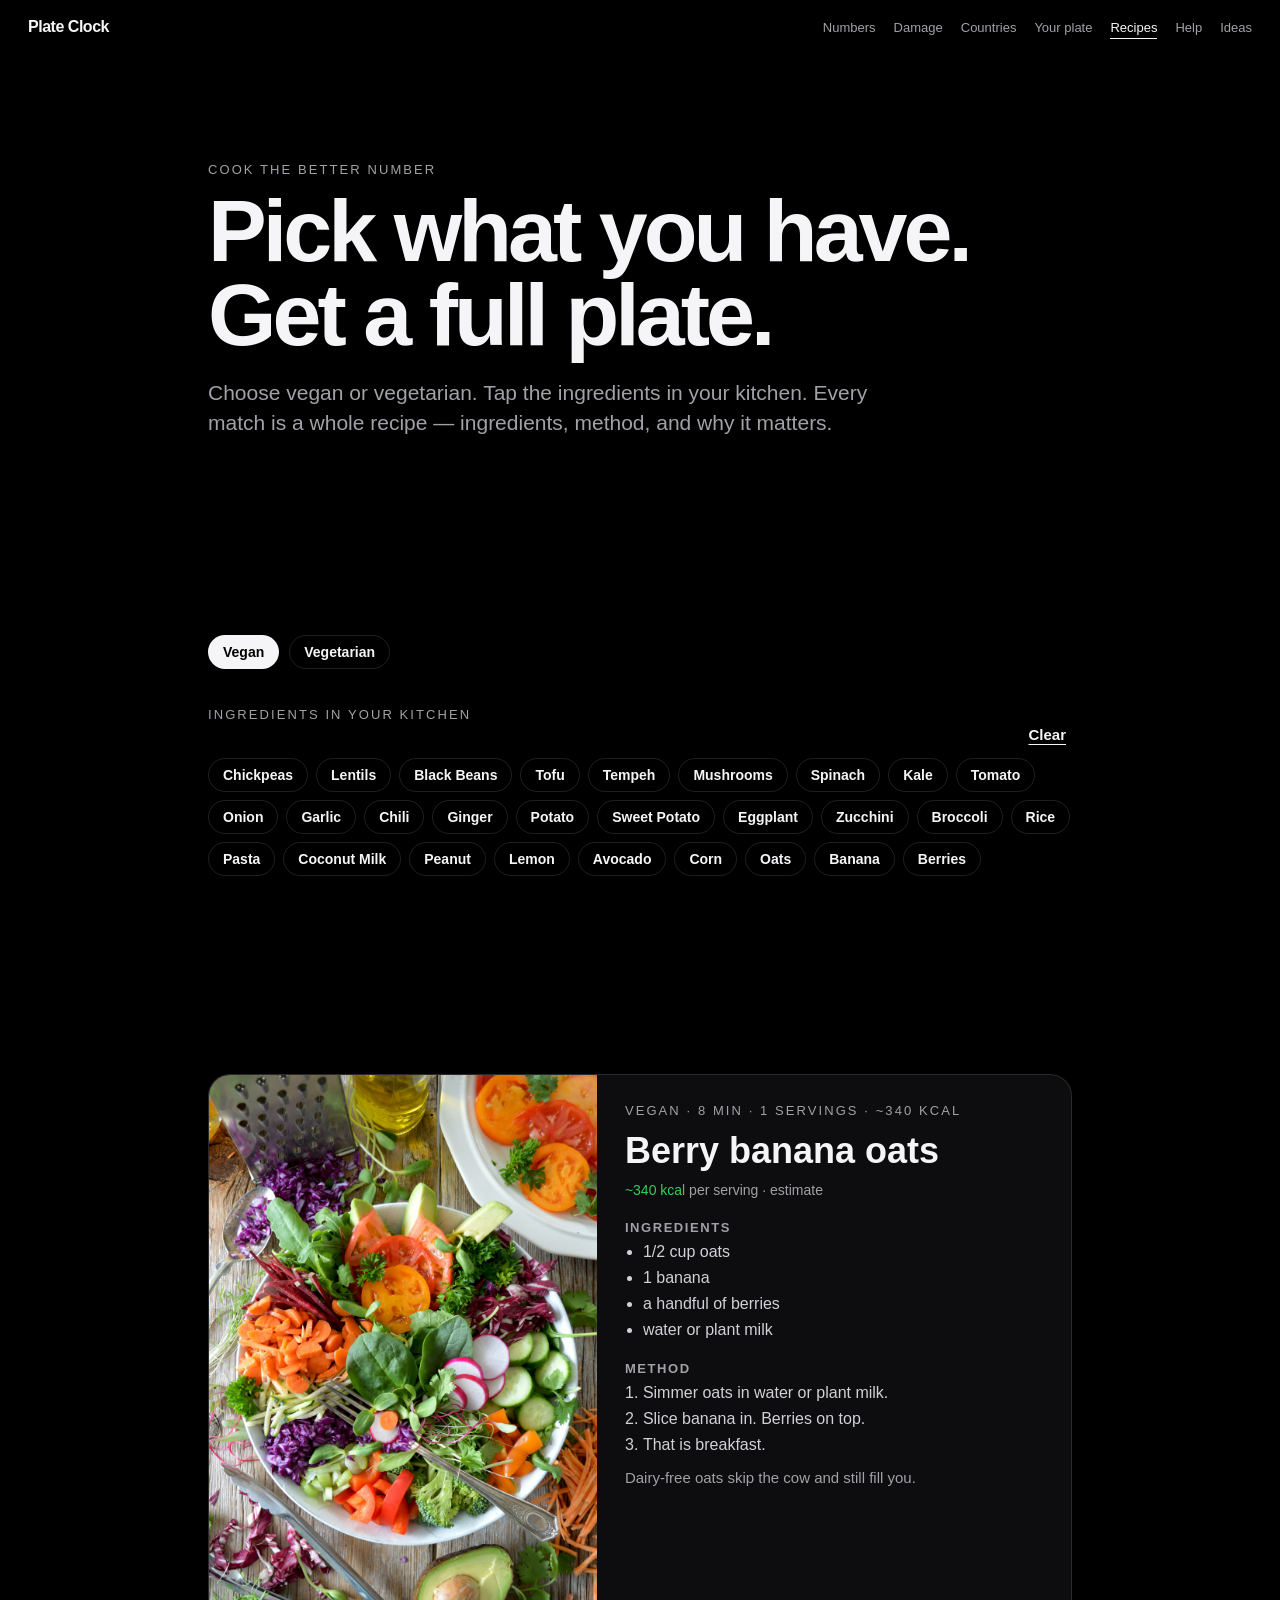
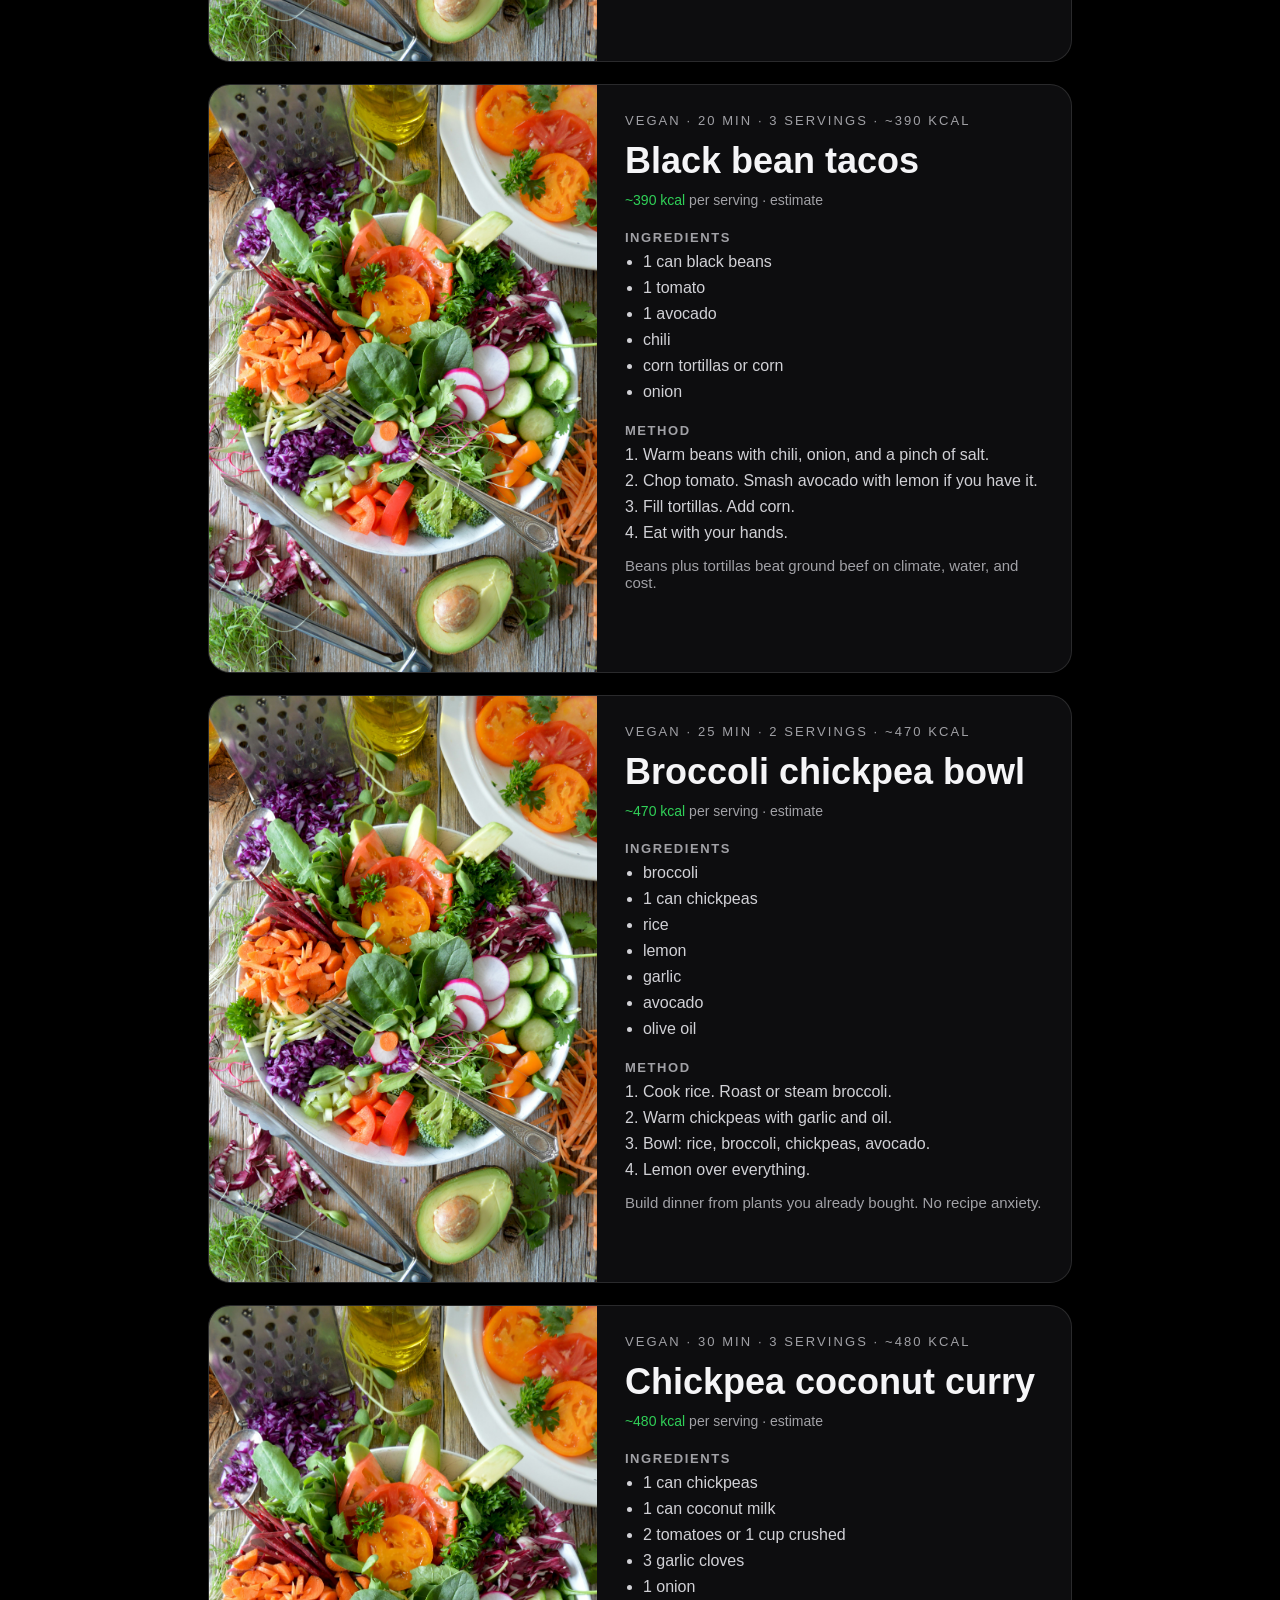
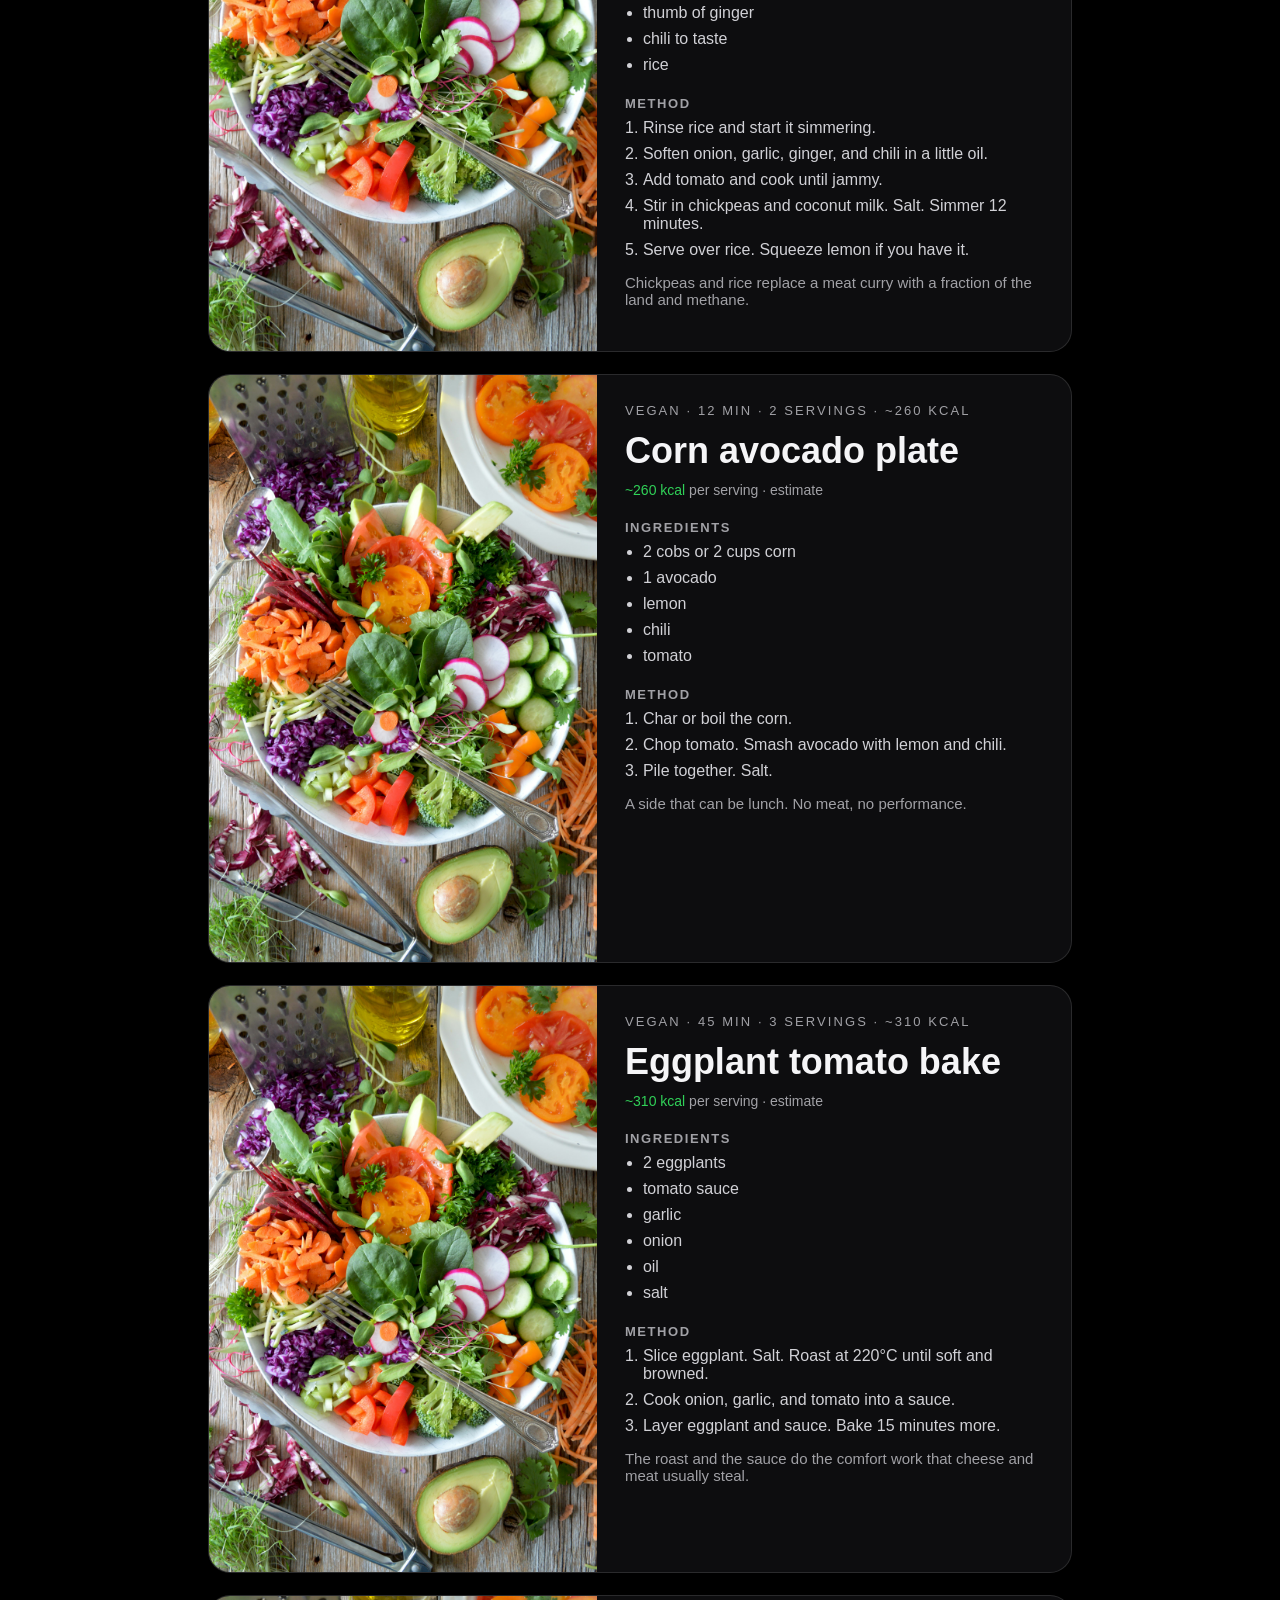
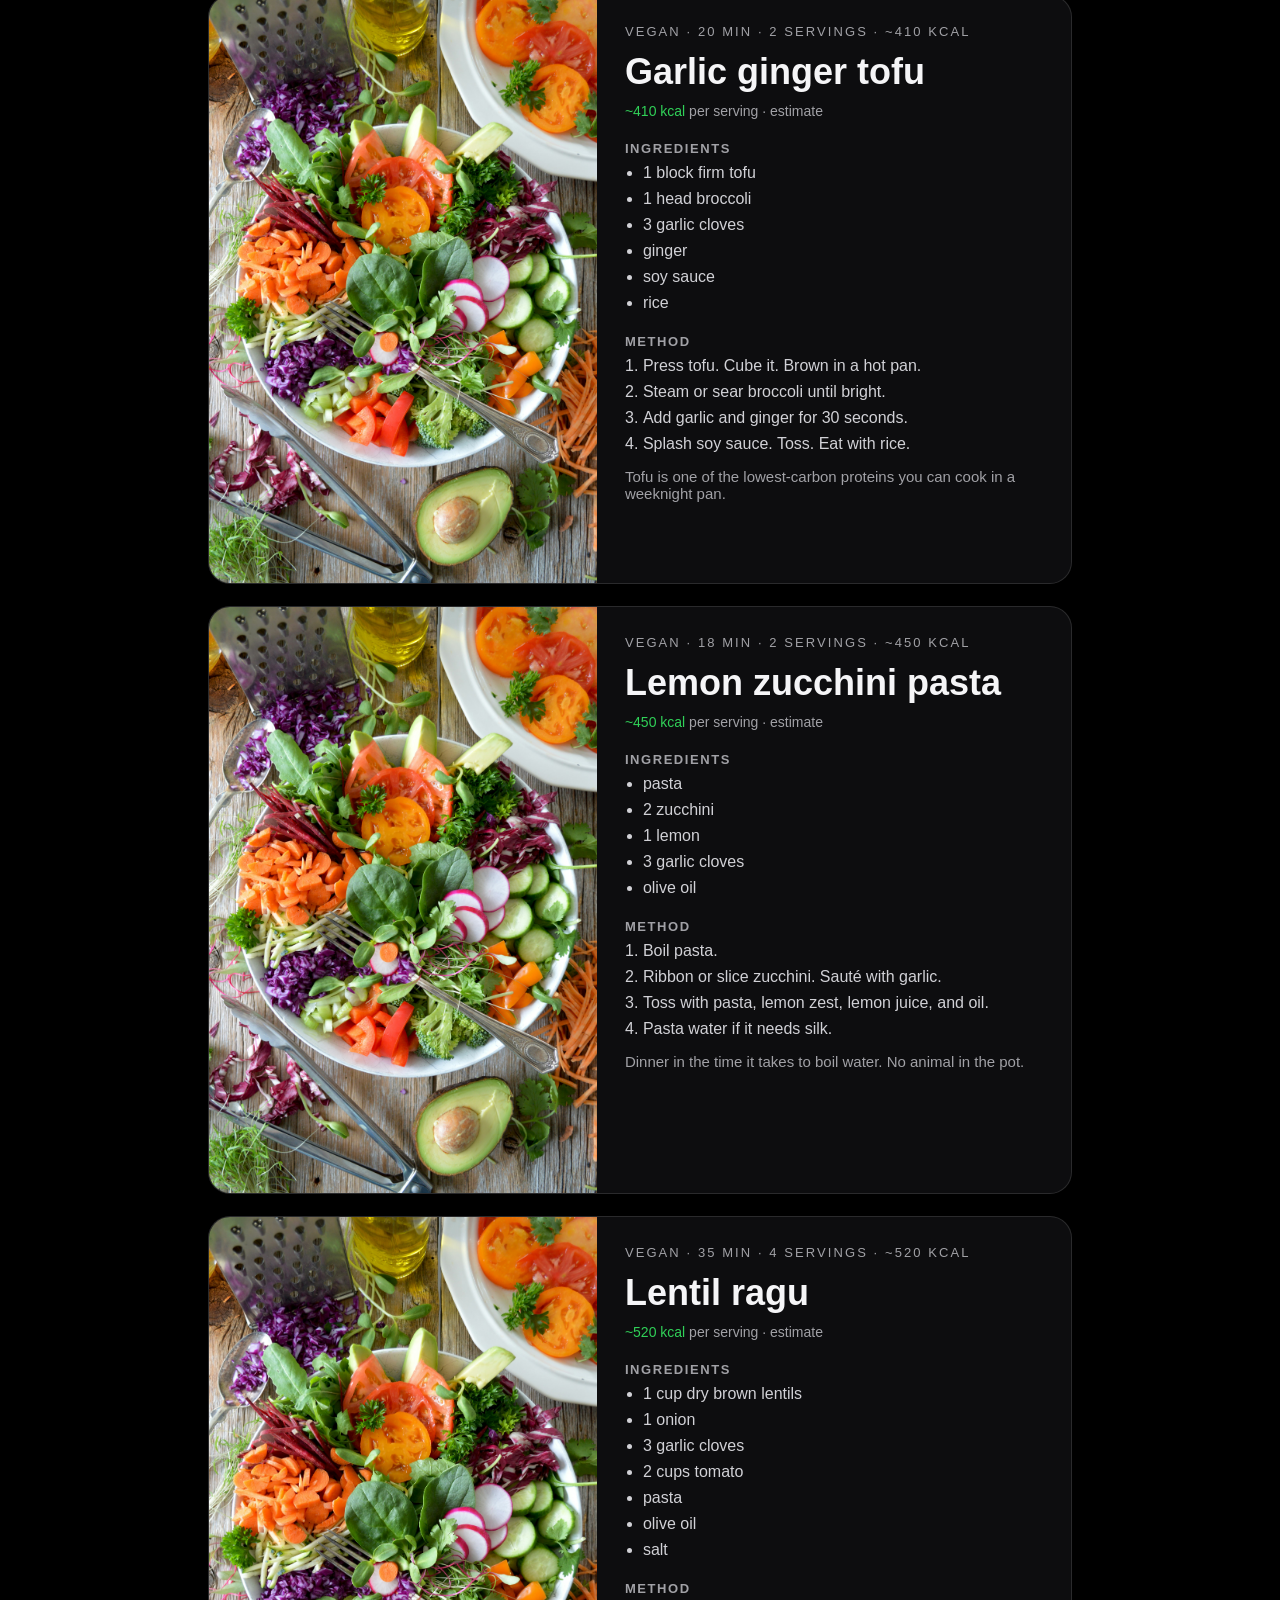
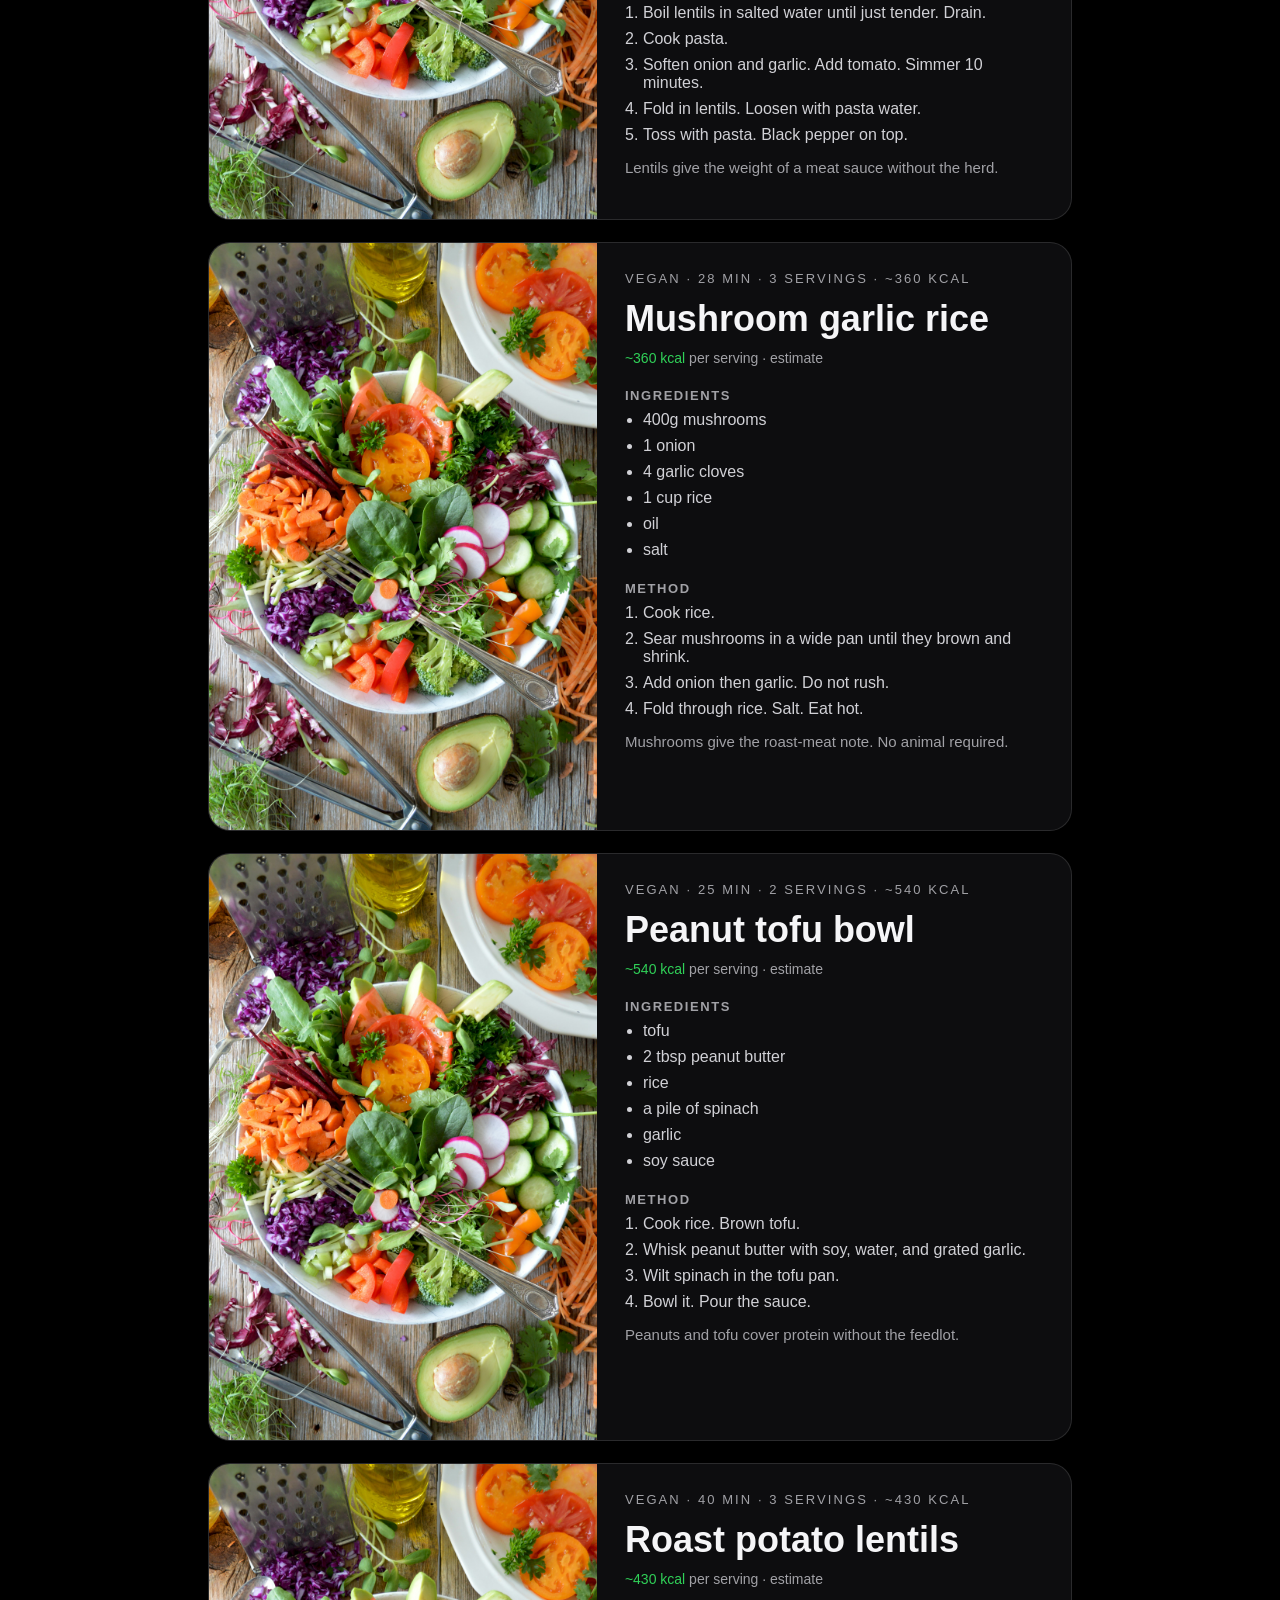
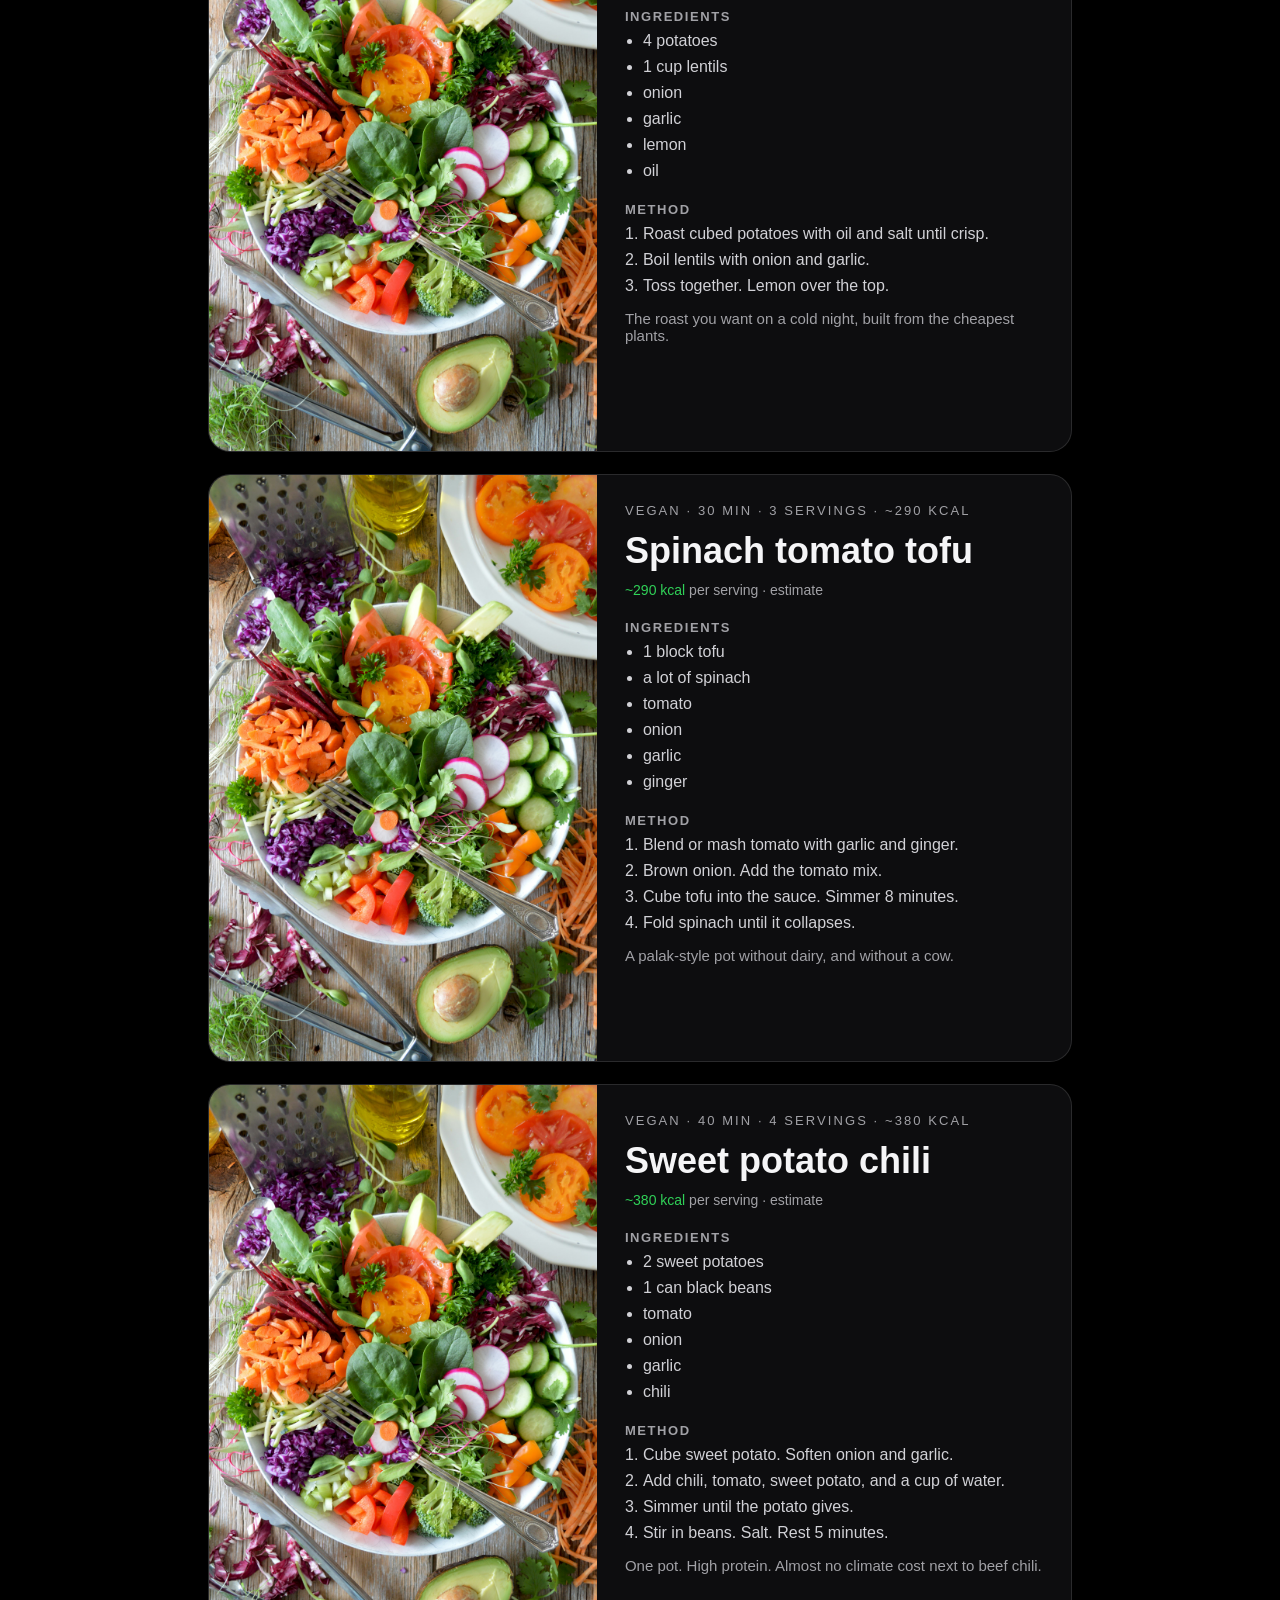
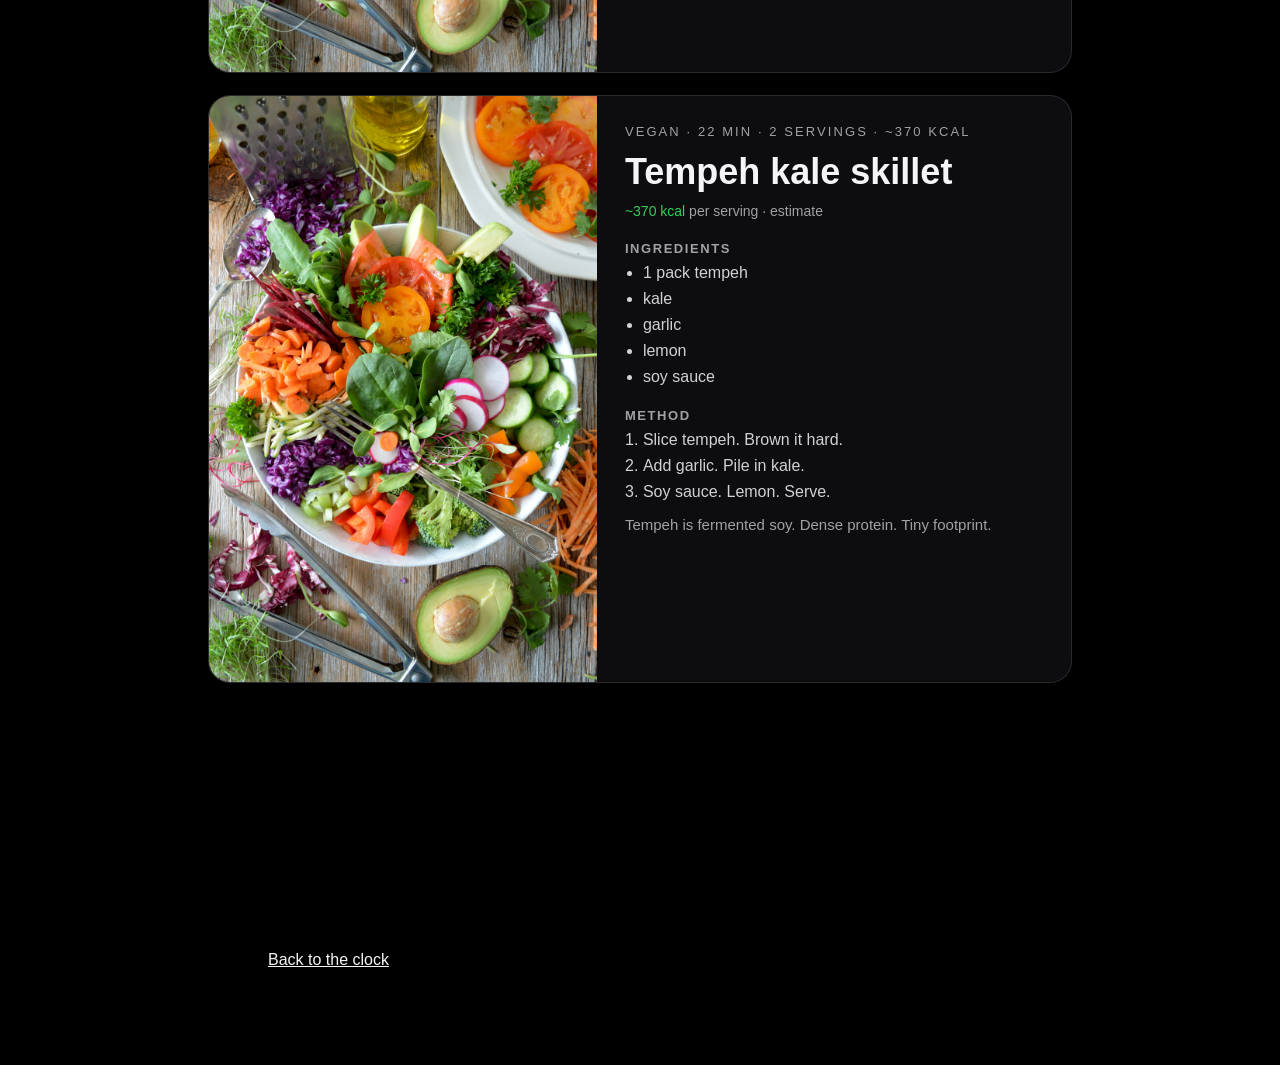
<file: recipes.html>
<!DOCTYPE html>
<html lang="en">
  <head>
    <meta charset="UTF-8" />
    <meta name="viewport" content="width=device-width, initial-scale=1.0" />
    <title>Recipes — The Plate Clock</title>
    <link rel="stylesheet" href="./css/styles.css" />
  </head>
  <body class="recipes-page">
    <div id="loader"><p>Kitchen</p></div>

    <nav>
      <a class="logo" href="./index.html">Plate Clock</a>
      <div class="nav-links">
        <a href="./index.html#numbers">Numbers</a>
        <a href="./index.html#damage">Damage</a>
        <a href="./index.html#countries">Countries</a>
        <a href="./index.html#plate">Your plate</a>
        <a href="./recipes.html" aria-current="page">Recipes</a>
        <a href="./index.html#help">Help</a>
        <a href="./index.html#ideas">Ideas</a>
      </div>
    </nav>

    <header class="chapter recipe-hero">
      <p class="eyebrow reveal in">Cook the better number</p>
      <h1>Pick what you have.<br />Get a full plate.</h1>
      <p class="lede">
        Choose vegan or vegetarian. Tap the ingredients in your kitchen.
        Every match is a whole recipe — ingredients, method, and why it matters.
      </p>
    </header>

    <section class="chapter recipe-tools">
      <div class="diet-picks" id="diet-picks">
        <button type="button" data-diet="vegan" aria-pressed="true">Vegan</button>
        <button type="button" data-diet="vegetarian" aria-pressed="false">Vegetarian</button>
      </div>
      <div class="tool-row">
        <p class="eyebrow">Ingredients in your kitchen</p>
        <button type="button" class="text-btn" id="clear-ings">Clear</button>
      </div>
      <div class="chips" id="chips"></div>
    </section>

    <p class="chapter" id="recipe-empty" hidden>Nothing uses that mix yet. Try adding one or two ingredients.</p>
    <div class="recipe-list" id="recipe-list"></div>

    <footer>
      <p><a href="./index.html">Back to the clock</a></p>
    </footer>

    <script type="module" src="./js/recipes.js"></script>
  </body>
</html>
</file>
<file: css/styles.css>
:root {
  --bg: #000;
  --ink: #f5f5f7;
  --muted: #a1a1a6;
  --line: rgba(255, 255, 255, 0.12);
  --bad: #ff3b30;
  --good: #30d158;
  --sans: -apple-system, BlinkMacSystemFont, "SF Pro Display", "Segoe UI", sans-serif;
}

* { box-sizing: border-box; }

html {
  scroll-behavior: smooth;
}

body {
  margin: 0;
  background: var(--bg);
  color: var(--ink);
  font-family: var(--sans);
  -webkit-font-smoothing: antialiased;
}

#loader {
  position: fixed;
  inset: 0;
  z-index: 20;
  display: grid;
  place-items: center;
  background: #000;
  transition: opacity 0.8s ease;
}

#loader.hide {
  opacity: 0;
  pointer-events: none;
}

#loader p {
  letter-spacing: 0.22em;
  text-transform: uppercase;
  font-size: 12px;
  color: var(--muted);
}

nav {
  position: fixed;
  top: 0;
  left: 0;
  right: 0;
  z-index: 10;
  display: flex;
  justify-content: space-between;
  align-items: center;
  padding: 18px 28px;
  background: linear-gradient(180deg, rgba(0, 0, 0, 0.7), transparent);
}

.logo {
  color: var(--ink);
  text-decoration: none;
  font-weight: 600;
  letter-spacing: -0.03em;
  transition: opacity 0.25s ease;
}

.logo:hover { opacity: 0.65; }

.nav-links {
  display: flex;
  flex-wrap: wrap;
  justify-content: flex-end;
  gap: 18px;
}

.nav-links a {
  position: relative;
  color: var(--muted);
  text-decoration: none;
  font-size: 13px;
  transition: color 0.25s ease;
}

.nav-links a::after {
  content: "";
  position: absolute;
  left: 0;
  bottom: -4px;
  width: 100%;
  height: 1px;
  background: var(--ink);
  transform: scaleX(0);
  transform-origin: left;
  transition: transform 0.3s ease;
}

.nav-links a:hover,
.nav-links a[aria-current="page"] { color: var(--ink); }

.nav-links a:hover::after,
.nav-links a[aria-current="page"]::after { transform: scaleX(1); }

.hero {
  position: relative;
  height: 100dvh;
  overflow: hidden;
}

#globe {
  width: 100%;
  height: 100%;
  display: block;
  cursor: grab;
}

#globe:active { cursor: grabbing; }

.hero-copy {
  position: absolute;
  left: 0;
  right: 0;
  bottom: 8vh;
  padding: 0 28px;
  pointer-events: none;
  text-align: center;
}

.eyebrow {
  margin: 0 0 12px;
  color: var(--muted);
  font-size: 13px;
  letter-spacing: 0.16em;
  text-transform: uppercase;
}

h1 {
  margin: 0;
  font-size: clamp(44px, 8vw, 88px);
  font-weight: 600;
  letter-spacing: -0.045em;
  line-height: 0.95;
}

.hint {
  margin: 18px 0 0;
  color: var(--muted);
  font-size: 15px;
}

.legend {
  display: flex;
  justify-content: center;
  flex-wrap: wrap;
  gap: 18px;
  margin-top: 16px;
  color: var(--muted);
  font-size: 13px;
}

.legend i {
  display: inline-block;
  width: 8px;
  height: 8px;
  border-radius: 50%;
  margin-right: 6px;
}

.legend .cattle { background: #ff1c12; box-shadow: 0 0 10px rgba(255, 28, 18, 0.75); }
.legend .pig { background: #ff7818; box-shadow: 0 0 10px rgba(255, 120, 24, 0.55); }

.chapter {
  max-width: 920px;
  margin: 0 auto;
  padding: 22vh 28px;
}

.chapter h2 {
  margin: 12px 0 0;
  font-size: clamp(28px, 5vw, 48px);
  font-weight: 600;
  letter-spacing: -0.035em;
  line-height: 1.05;
}

.lede {
  max-width: 34em;
  margin: 22px 0 0;
  color: var(--muted);
  font-size: 21px;
  line-height: 1.4;
}

.giant {
  margin: 0;
  font-size: clamp(42px, 9vw, 96px);
  font-weight: 600;
  letter-spacing: -0.05em;
  line-height: 0.95;
  font-variant-numeric: tabular-nums;
}

.giant.sm { font-size: clamp(32px, 6vw, 64px); }

.num-bad { color: var(--bad); }
.num-good { color: var(--good); }

.split {
  display: grid;
  grid-template-columns: 1fr 1fr;
  gap: 40px;
  max-width: 1100px;
}

.bleed {
  margin: 0;
  position: relative;
}

.bleed { overflow: hidden; }

.bleed img {
  display: block;
  width: 100%;
  height: min(88vh, 820px);
  object-fit: cover;
  background: #111;
  transition: transform 1.1s ease;
}

.bleed:hover img { transform: scale(1.04); }

.bleed figcaption {
  padding: 16px 28px 0;
  color: var(--muted);
  font-size: 14px;
  max-width: 720px;
}

.videos {
  display: grid;
  gap: 36px;
  margin-top: 40px;
}

.videos figure { margin: 0; }

.videos p {
  margin: 10px 4px 0;
  color: var(--muted);
  font-size: 13px;
}

.video {
  aspect-ratio: 16 / 9;
  background: #111;
  border-radius: 18px;
  overflow: hidden;
}

.video iframe {
  width: 100%;
  height: 100%;
  border: 0;
}

.video p {
  margin: 10px 4px 0;
  color: var(--muted);
  font-size: 13px;
}

.futures {
  display: grid;
  grid-template-columns: repeat(3, 1fr);
  gap: 20px;
  margin: 40px 0 10px;
}

.futures span {
  display: block;
  color: var(--muted);
  font-size: 13px;
  letter-spacing: 0.08em;
  text-transform: uppercase;
}

.futures b {
  display: block;
  margin-top: 8px;
  font-size: clamp(28px, 4vw, 44px);
  font-weight: 600;
  letter-spacing: -0.04em;
}

.impact-picks {
  display: flex;
  flex-wrap: wrap;
  gap: 10px;
  margin-top: 36px;
}

.impact-picks button {
  appearance: none;
  border: 1px solid var(--line);
  background: transparent;
  color: var(--ink);
  border-radius: 999px;
  padding: 9px 16px;
  font: 600 14px var(--sans);
  cursor: pointer;
  transition: transform 0.25s ease, background 0.25s ease, color 0.25s ease;
}

.impact-picks button:hover { transform: translateY(-2px); }

.impact-picks button[aria-pressed="true"] {
  background: var(--ink);
  color: #000;
}

.impact-stage {
  display: grid;
  grid-template-columns: 1fr 1fr;
  gap: 28px;
  margin-top: 36px;
}

.impact-stage span {
  display: block;
  color: var(--muted);
  font-size: 13px;
  letter-spacing: 0.08em;
  text-transform: uppercase;
}

.impact-stage b {
  display: block;
  margin-top: 8px;
  font-size: clamp(28px, 5vw, 52px);
  font-weight: 600;
  letter-spacing: -0.04em;
  font-variant-numeric: tabular-nums;
}

.impact-stage small {
  display: block;
  margin-top: 6px;
  color: var(--muted);
  font-size: 13px;
}

.impact-bar {
  display: flex;
  height: 10px;
  margin-top: 28px;
  border-radius: 999px;
  overflow: hidden;
  background: #1c1c1e;
}

.impact-bar i {
  display: block;
  height: 100%;
  transition: width 0.45s cubic-bezier(0.22, 1, 0.36, 1);
}
#impact-bar-bad { background: var(--bad); width: 80%; }
#impact-bar-good { background: var(--good); width: 20%; }

.impact-slider {
  display: grid;
  gap: 10px;
  margin-top: 28px;
  color: var(--muted);
  font-size: 14px;
}

.impact-slider b { color: var(--ink); }

.range {
  -webkit-appearance: none;
  appearance: none;
  width: 100%;
  height: 4px;
  border-radius: 99px;
  background: linear-gradient(90deg, var(--good) var(--fill, 20%), #2c2c2e var(--fill, 20%));
  outline: none;
}

.range::-webkit-slider-thumb {
  -webkit-appearance: none;
  width: 22px;
  height: 22px;
  border-radius: 50%;
  background: #fff;
  box-shadow: 0 2px 14px rgba(0, 0, 0, 0.45);
  transition: transform 0.2s ease;
  cursor: grab;
}

.range::-moz-range-thumb {
  width: 22px;
  height: 22px;
  border: 0;
  border-radius: 50%;
  background: #fff;
  cursor: grab;
}

.range:hover::-webkit-slider-thumb,
.range:active::-webkit-slider-thumb { transform: scale(1.16); }

.impact-slider input.range {
  margin-top: 4px;
}

.sliders {
  display: grid;
  grid-template-columns: 1fr 1fr;
  gap: 18px 28px;
  margin-top: 36px;
}

.slider label {
  display: flex;
  justify-content: space-between;
  color: var(--muted);
  font-size: 14px;
}

.slider b {
  color: var(--ink);
  font-weight: 600;
  display: inline-block;
  transition: transform 0.25s cubic-bezier(0.22, 1, 0.36, 1), color 0.25s ease;
}

.slider b.pop {
  transform: scale(1.18);
  color: var(--good);
}

.slider input.range {
  margin-top: 10px;
  background: linear-gradient(90deg, #f5f5f7 var(--fill, 20%), #2c2c2e var(--fill, 20%));
}

.text-btn {
  appearance: none;
  margin-top: 28px;
  border: 0;
  background: none;
  color: var(--ink);
  font: 600 15px var(--sans);
  text-decoration: underline;
  text-underline-offset: 4px;
  cursor: pointer;
}

.ngos {
  display: grid;
  grid-template-columns: repeat(3, 1fr);
  gap: 18px;
  margin-top: 48px;
}

.ngo {
  display: block;
  color: inherit;
  text-decoration: none;
  border-radius: 18px;
  overflow: hidden;
  background: #0d0d0f;
  transition: transform 0.4s cubic-bezier(0.22, 1, 0.36, 1);
}

.ngo:hover { transform: translateY(-6px); }

.ngo img {
  width: 100%;
  height: 160px;
  object-fit: cover;
  display: block;
  background: #161616;
  transition: transform 0.6s ease;
}

.ngo:hover img { transform: scale(1.06); }

.ngo div { padding: 16px 16px 18px; }

.ngo strong {
  display: block;
  font-size: 17px;
  letter-spacing: -0.02em;
}

.ngo span {
  display: block;
  margin-top: 6px;
  color: var(--muted);
  font-size: 13px;
  line-height: 1.4;
}

.ngo em {
  display: block;
  margin-top: 10px;
  font-style: normal;
  font-size: 13px;
  font-weight: 600;
}

.idea-form {
  margin-top: 36px;
  display: grid;
  gap: 18px;
  max-width: 640px;
}

.idea-form label,
.idea-form fieldset {
  display: grid;
  gap: 8px;
  border: 0;
  padding: 0;
  margin: 0;
  color: var(--muted);
  font-size: 13px;
}

.idea-form fieldset {
  grid-template-columns: auto auto auto;
  align-items: center;
  gap: 16px;
}

.idea-form legend {
  padding: 0;
  margin-bottom: 4px;
}

.idea-form input:not([type="radio"]),
.idea-form textarea {
  width: 100%;
  border: 1px solid var(--line);
  background: #0d0d0f;
  color: var(--ink);
  border-radius: 12px;
  padding: 12px 14px;
  font: 16px var(--sans);
}

.idea-form textarea { resize: vertical; min-height: 120px; }

.idea-form fieldset label {
  display: flex;
  align-items: center;
  gap: 8px;
  color: var(--ink);
  font-size: 15px;
}

.form-row {
  display: flex;
  justify-content: space-between;
  align-items: center;
  gap: 16px;
}

.form-row button {
  appearance: none;
  border: 0;
  background: var(--ink);
  color: #000;
  border-radius: 980px;
  padding: 12px 22px;
  font: 600 15px var(--sans);
  cursor: pointer;
  transition: transform 0.25s ease, opacity 0.25s ease;
}

.form-row button:hover { transform: translateY(-2px); }

.text-btn {
  transition: opacity 0.25s ease;
}

.text-btn:hover { opacity: 0.6; }

.idea-card {
  transition: transform 0.3s ease, border-color 0.3s ease;
}

.idea-card:hover {
  transform: translateY(-3px);
  border-color: rgba(255, 255, 255, 0.28);
}

.form-status { margin: 0; color: #b7e3c0; }

.idea-wall {
  display: grid;
  gap: 14px;
  margin-top: 40px;
}

.idea-card {
  padding: 18px 20px;
  border: 1px solid var(--line);
  border-radius: 16px;
  background: #0d0d0f;
}

.idea-card em {
  display: block;
  font-style: normal;
  color: var(--muted);
  font-size: 12px;
  letter-spacing: 0.08em;
  text-transform: uppercase;
}

.idea-card p {
  margin: 8px 0 0;
  font-size: 17px;
  line-height: 1.4;
}

footer {
  padding: 16vh 28px 80px;
  max-width: 800px;
  margin: 0 auto;
  color: var(--muted);
}

footer h2 {
  color: var(--ink);
  font-size: 28px;
  letter-spacing: -0.03em;
}

footer ol { padding-left: 18px; }

footer li { margin: 0 0 12px; }

footer a { color: var(--ink); }

.chip[aria-pressed="true"] {
  background: var(--ink);
  color: #000;
  transform: translateY(-1px) scale(1.03);
}

.futures > div {
  transition: transform 0.3s ease;
}

.futures > div:hover { transform: translateY(-4px); }

.futures b {
  transition: transform 0.35s cubic-bezier(0.22, 1, 0.36, 1);
}

.giant {
  transition: opacity 0.35s ease;
}

.impact-stage b {
  transition: transform 0.35s cubic-bezier(0.22, 1, 0.36, 1);
}

.reveal {
  opacity: 0;
  transform: translateY(28px);
  transition: opacity 0.9s cubic-bezier(0.22, 1, 0.36, 1), transform 0.9s cubic-bezier(0.22, 1, 0.36, 1);
}

.reveal.in {
  opacity: 1;
  transform: none;
}

.hero-copy h1 {
  animation: rise 1s cubic-bezier(0.22, 1, 0.36, 1) 0.15s both;
}

.hero-copy .eyebrow {
  animation: rise 0.9s cubic-bezier(0.22, 1, 0.36, 1) both;
}

.hero-copy .hint,
.hero-copy .legend {
  animation: rise 1s cubic-bezier(0.22, 1, 0.36, 1) 0.28s both;
}

.recipes-page { overflow: auto; }

.recipe-hero { padding-top: 18vh; }

.recipe-tools { padding-top: 0; }

.diet-picks {
  display: flex;
  gap: 10px;
  margin-bottom: 28px;
}

.diet-picks button,
.chip {
  appearance: none;
  border: 1px solid var(--line);
  background: transparent;
  color: var(--ink);
  border-radius: 999px;
  padding: 8px 14px;
  font: 600 14px var(--sans);
  cursor: pointer;
  transition: transform 0.25s ease, background 0.25s ease, color 0.25s ease;
}

.diet-picks button:hover,
.chip:hover { transform: translateY(-2px); }

.diet-picks button[aria-pressed="true"],
.chip[aria-pressed="true"] {
  background: var(--ink);
  color: #000;
}

.tool-row {
  display: flex;
  justify-content: space-between;
  align-items: center;
}

.chips {
  display: flex;
  flex-wrap: wrap;
  gap: 8px;
  margin-top: 14px;
}

.recipe-list {
  max-width: 920px;
  margin: 0 auto 12vh;
  padding: 0 28px;
  display: grid;
  gap: 22px;
}

.recipe-card {
  display: grid;
  grid-template-columns: minmax(0, 0.9fr) minmax(0, 1.1fr);
  gap: 0;
  padding: 0;
  overflow: hidden;
  border: 1px solid var(--line);
  border-radius: 22px;
  background: #0d0d0f;
  animation: rise 0.55s cubic-bezier(0.22, 1, 0.36, 1) both;
  transition: transform 0.35s ease, border-color 0.35s ease;
}

.recipe-card:hover {
  transform: translateY(-5px);
  border-color: rgba(255, 255, 255, 0.28);
}

.recipe-media {
  overflow: hidden;
  min-height: 220px;
  background: #161616;
}

.recipe-media img {
  width: 100%;
  height: 100%;
  object-fit: cover;
  display: block;
  transition: transform 0.7s ease;
}

.recipe-card:hover .recipe-media img { transform: scale(1.06); }

.recipe-body { padding: 28px; }

.recipe-card h2 {
  margin: 8px 0 0;
  font-size: clamp(26px, 4vw, 36px);
}

.recipe-card h3 {
  margin: 22px 0 8px;
  font-size: 13px;
  letter-spacing: 0.12em;
  text-transform: uppercase;
  color: var(--muted);
}

.recipe-card ul,
.recipe-card ol { margin: 0; padding-left: 18px; color: #d1d1d6; }

.recipe-card li { margin: 0 0 8px; }

.used { color: var(--good); }

.recipe-cals {
  margin: 10px 0 0;
  font-size: 14px;
  color: var(--muted);
}

.why { color: var(--muted); font-size: 15px; }

.country-spot {
  display: grid;
  grid-template-columns: repeat(3, 1fr);
  gap: 16px;
  margin-top: 36px;
}

.country-spot > div {
  padding: 18px 16px;
  border: 1px solid var(--line);
  border-radius: 16px;
  background: #0d0d0f;
  transition: transform 0.3s ease, border-color 0.3s ease;
}

.country-spot > div:hover {
  transform: translateY(-3px);
  border-color: rgba(255, 255, 255, 0.25);
}

.country-spot em {
  display: block;
  font-style: normal;
  color: var(--muted);
  font-size: 12px;
  letter-spacing: 0.1em;
  text-transform: uppercase;
}

.country-spot strong {
  display: block;
  margin-top: 8px;
  font-size: clamp(18px, 3vw, 26px);
  letter-spacing: -0.03em;
}

.country-spot span {
  display: block;
  margin-top: 4px;
  font-size: 14px;
}

.country-tools {
  display: flex;
  flex-wrap: wrap;
  gap: 14px;
  align-items: center;
  justify-content: space-between;
  margin-top: 32px;
}

.country-tools input {
  flex: 1;
  min-width: 200px;
  border: 1px solid var(--line);
  background: #0d0d0f;
  color: var(--ink);
  border-radius: 999px;
  padding: 12px 18px;
  font: 16px var(--sans);
}

.country-tools input:focus {
  outline: 1px solid rgba(255, 255, 255, 0.35);
}

.country-sorts {
  display: flex;
  gap: 8px;
}

.country-sorts button {
  appearance: none;
  border: 1px solid var(--line);
  background: transparent;
  color: var(--ink);
  border-radius: 999px;
  padding: 9px 14px;
  font: 600 13px var(--sans);
  cursor: pointer;
  transition: transform 0.25s ease, background 0.25s ease, color 0.25s ease;
}

.country-sorts button:hover { transform: translateY(-2px); }

.country-sorts button[aria-pressed="true"] {
  background: var(--ink);
  color: #000;
}

.country-meta {
  margin: 16px 0 10px;
  color: var(--muted);
  font-size: 13px;
}

.country-table-wrap {
  max-height: min(70vh, 720px);
  overflow: auto;
  border: 1px solid var(--line);
  border-radius: 18px;
  background: #0a0a0c;
}

.country-table {
  width: 100%;
  border-collapse: collapse;
  font-variant-numeric: tabular-nums;
}

.country-table thead th {
  position: sticky;
  top: 0;
  z-index: 1;
  background: #141418;
  text-align: left;
  padding: 14px 16px;
  font-size: 11px;
  letter-spacing: 0.12em;
  text-transform: uppercase;
  color: var(--muted);
  border-bottom: 1px solid var(--line);
}

.country-table td {
  padding: 14px 16px;
  border-bottom: 1px solid rgba(255, 255, 255, 0.06);
  vertical-align: middle;
}

.country-table tbody tr:hover {
  background: rgba(255, 59, 48, 0.08);
}

.country-table .rank {
  width: 52px;
  color: var(--muted);
  font-weight: 600;
}

.nation strong {
  display: block;
  font-size: 16px;
  letter-spacing: -0.02em;
}

.nation span {
  display: block;
  margin-top: 2px;
  color: var(--muted);
  font-size: 12px;
}

.kg { white-space: nowrap; }

.kg b {
  display: block;
  font-size: clamp(20px, 3vw, 28px);
  font-weight: 600;
  letter-spacing: -0.03em;
  line-height: 1;
}

.kg em {
  display: block;
  margin-top: 4px;
  font-style: normal;
  color: var(--muted);
  font-size: 11px;
}

.bar-cell { min-width: 160px; }

.meat-bar {
  height: 10px;
  border-radius: 99px;
  background: #1c1c1e;
  overflow: hidden;
}

.meat-bar i {
  display: block;
  height: 100%;
  border-radius: 99px;
  transition: width 0.45s cubic-bezier(0.22, 1, 0.36, 1);
}

.vs {
  display: block;
  margin-top: 6px;
  color: var(--muted);
  font-size: 12px;
}

.lvl-high .nation strong { color: #ff6b61; }
.lvl-best .nation strong { color: var(--good); }

@keyframes rise {
  from { opacity: 0; transform: translateY(18px); }
  to { opacity: 1; transform: none; }
}

#loader p { animation: pulse 1.4s ease-in-out infinite; }

@keyframes pulse {
  50% { opacity: 0.35; }
}

@media (max-width: 800px) {
  nav { padding: 14px 16px; }
  .nav-links { gap: 12px; max-width: 70%; }
  .hero-copy, .chapter, .bleed figcaption, footer, .recipe-list { padding-left: 16px; padding-right: 16px; }
  .split, .futures, .sliders, .ngos, .impact-stage, .recipe-card, .country-spot { grid-template-columns: 1fr; }
  .country-table .bar-cell { min-width: 120px; }
  .idea-form fieldset { grid-template-columns: 1fr; }
  .lede { font-size: 18px; }
  .recipe-media { min-height: 180px; }
}
</file>
